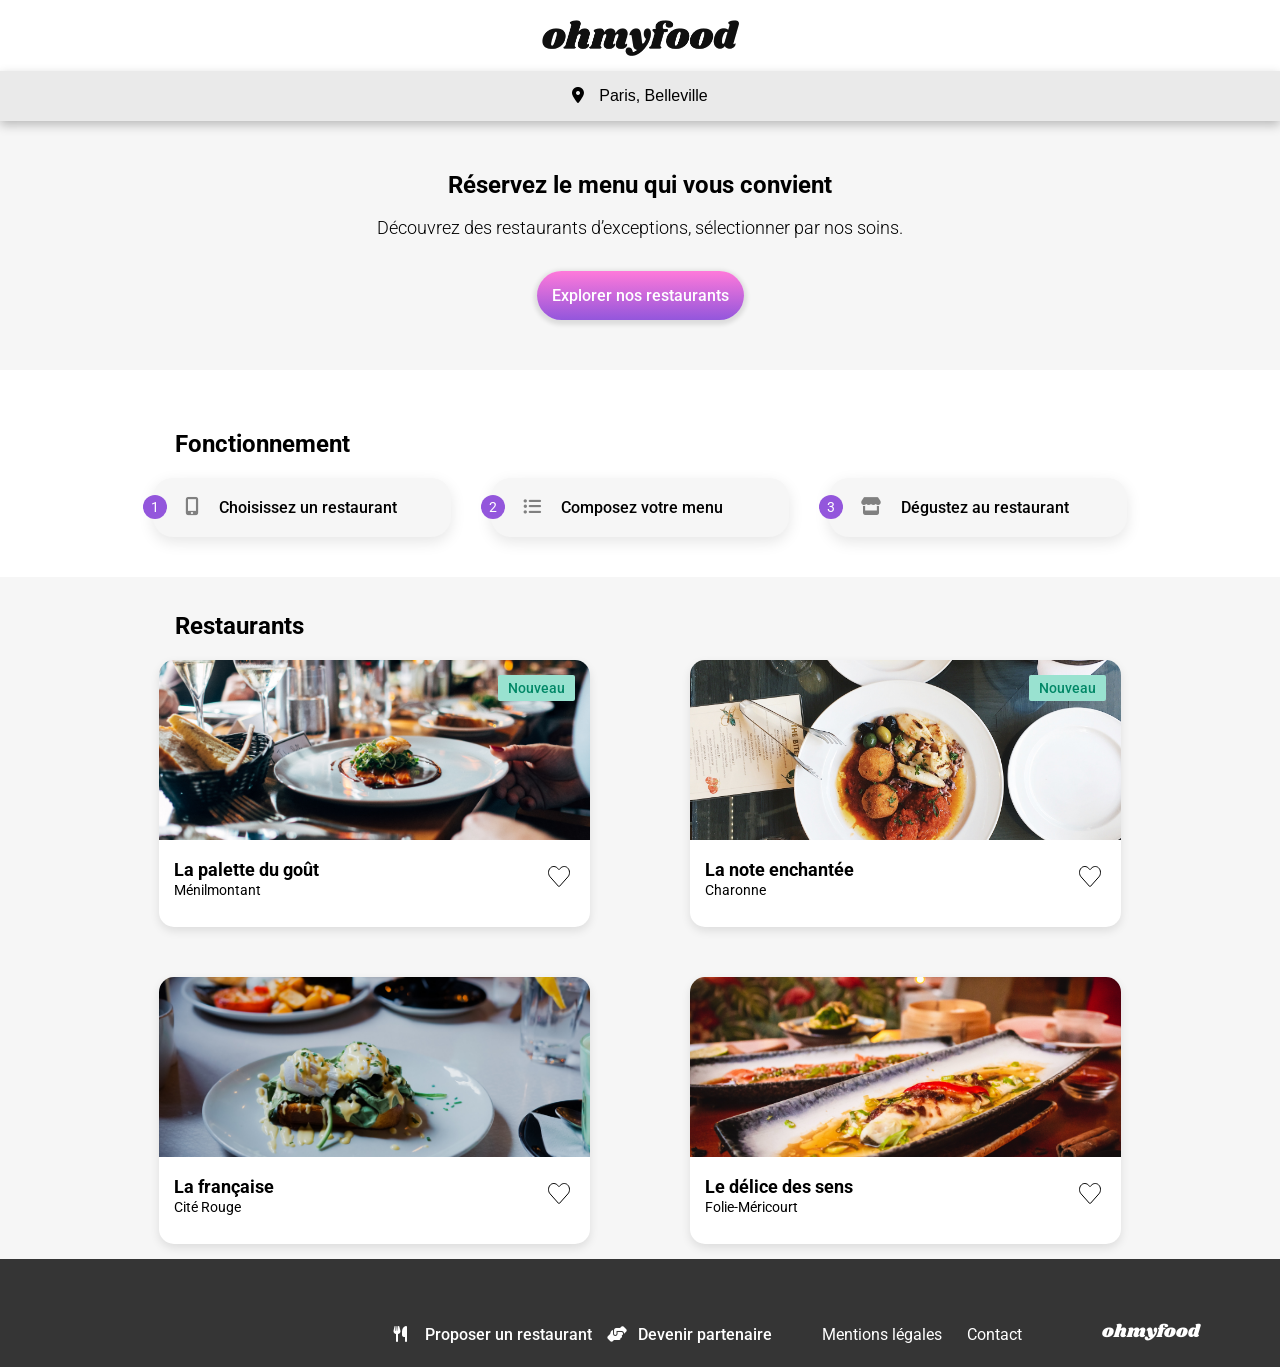
<file: index.html>
<!DOCTYPE html>
<html lang="fr">

<head>
    <meta charset="UTF-8">
    <meta name="viewport" content="width=device-width, initial-scale=1.0">
    <title>ohmyfood</title>
    <link rel="preconnect" href="https://fonts.googleapis.com">
    <link rel="preconnect" href="https://fonts.gstatic.com" crossorigin>
    <link href="https://fonts.googleapis.com/css2?family=Roboto:ital,wght@0,100..900;1,100..900&display=swap"
        rel="stylesheet">
    <link rel="preconnect" href="https://fonts.googleapis.com">
    <link rel="preconnect" href="https://fonts.gstatic.com" crossorigin>
    <link href="https://fonts.googleapis.com/css2?family=Shrikhand&display=swap" rel="stylesheet">
    <link rel="stylesheet" href="https://cdnjs.cloudflare.com/ajax/libs/font-awesome/6.5.1/css/all.min.css">
    <link rel="stylesheet" href="assets/css/style.css">
</head>

<body>
    <div class="loader">
        <div class="loader__spinner"></div>
        <p class="loader__text">ohmyfood...</p>
    </div>
    <header class="header header">
        <img class="header__logo" src="assets/images/ohmyfood.png" alt="logo-du-site">
    </header>
    <main>
        <div class="location">
            <button class="location__btn-location">
                <i class="fa-solid fa-location-dot"></i>Paris, Belleville
            </button>
        </div>
        <section class="hero">
            <h1 class="hero__title">Réservez le menu qui vous convient</h1>
            <p class="hero__description">
                Découvrez des restaurants d’exceptions, sélectionner par nos soins.
            </p>

            <a class="button button--cta" href="#restaurants">
                Explorer nos restaurants
            </a>
        </section>
        <section class="fonctionnement">
            <h2 class="fonctionnement__title">Fonctionnement</h2>
            <ol class="fonctionnement__list">
                <li class="fonctionnement__item">

                    <i class="fonctionnement__icon fa-solid fa-mobile-screen-button"></i>
                    <p class="fonctionnement__text">Choisissez un restaurant</p>
                </li>
                <li class="fonctionnement__item">

                    <i class="fonctionnement__icon fa-solid fa-list-ul"></i>
                    <p class="fonctionnement__text">Composez votre menu</p>
                </li>
                <li class="fonctionnement__item">

                    <i class="fonctionnement__icon fa-solid fa-store"></i>
                    <p class="fonctionnement__text">Dégustez au restaurant</p>
                </li>
            </ol>
        </section>
        <section id="restaurants" class="restaurants">
            <h2 class="restaurants__title">Restaurants</h2>
            <div class="restaurants__cards">
                <a href="restaurants/palette.html" class="card-link">
                    <article class="card">
                        <img src="assets/images/jay-wennington-N_Y88TWmGwA-unsplash.jpg"
                            alt="restaurant La palette du gout" class="card__img">

                        <div class="card__content">
                            <h3 class="card__subtitle">La palette du goût</h3>
                            <p class="card__location">Ménilmontant</p>
                            <div class="card__like">

                                <svg class="card__heart--empty" width="22" height="21" viewBox="0 0 22 21" fill="none"
                                    xmlns="http://www.w3.org/2000/svg">
                                    <path
                                        d="M12.2207 2.40527C14.1599 0.222558 17.2057 -0.147219 19.3223 1.62402L19.5244 1.80176C22.0187 4.12419 22.1558 8.32368 19.9121 10.8496L11.5977 20.2148C11.2807 20.5716 10.8021 20.5941 10.4648 20.2822L10.3994 20.2148L2.08496 10.8496C-0.0847856 8.40259 -0.0235333 4.38556 2.25 2.02539L2.47656 1.80176C4.53112 -0.108075 7.5843 0.134683 9.58887 2.19922L9.78027 2.40527L10.627 3.35742L11.001 3.77734L11.374 3.35742L12.2207 2.40527Z">
                                    </path>

                                </svg>
                                <svg class="card__heart" width="22" height="21" viewBox="0 0 22 21" fill="none"
                                    xmlns="http://www.w3.org/2000/svg">
                                    <defs>
                                        <linearGradient id="gradient2" x1="0%" y1="100%" x2="0%" y2="0%">
                                            <stop offset="0%" stop-color="#9356dc" />
                                            <stop offset="100%" stop-color="#ff79da" />
                                        </linearGradient>
                                    </defs>
                                    <path fill="url(#gradient2)"
                                        d="M12.2207 2.40527C14.1599 0.222558 17.2057 -0.147219 19.3223 1.62402L19.5244 1.80176C22.0187 4.12419 22.1558 8.32368 19.9121 10.8496L11.5977 20.2148C11.2807 20.5716 10.8021 20.5941 10.4648 20.2822L10.3994 20.2148L2.08496 10.8496C-0.0847856 8.40259 -0.0235333 4.38556 2.25 2.02539L2.47656 1.80176C4.53112 -0.108075 7.5843 0.134683 9.58887 2.19922L9.78027 2.40527L10.627 3.35742L11.001 3.77734L11.374 3.35742L12.2207 2.40527Z">
                                    </path>
                                </svg>
                            </div>
                            <div class="card__etiquette">Nouveau</div>

                        </div>
                    </article>
                </a>
                <a href="restaurants/note.html" class="card-link">
                    <article class="card">
                        <img src="assets/images/stil-u2Lp8tXIcjw-unsplash.jpg" alt="restaurant La note enchanté"
                            class="card__img">
                        <div class="card__content">
                            <h3 class="card__subtitle">La note enchantée</h3>
                            <p class="card__location"> Charonne</p>
                            <div class="card__like">

                                <svg class="card__heart--empty" width="22" height="21" viewBox="0 0 22 21" fill="none"
                                    xmlns="http://www.w3.org/2000/svg">
                                    <path
                                        d="M12.2207 2.40527C14.1599 0.222558 17.2057 -0.147219 19.3223 1.62402L19.5244 1.80176C22.0187 4.12419 22.1558 8.32368 19.9121 10.8496L11.5977 20.2148C11.2807 20.5716 10.8021 20.5941 10.4648 20.2822L10.3994 20.2148L2.08496 10.8496C-0.0847856 8.40259 -0.0235333 4.38556 2.25 2.02539L2.47656 1.80176C4.53112 -0.108075 7.5843 0.134683 9.58887 2.19922L9.78027 2.40527L10.627 3.35742L11.001 3.77734L11.374 3.35742L12.2207 2.40527Z">
                                    </path>

                                </svg>
                                <svg class="card__heart" width="22" height="21" viewBox="0 0 22 21" fill="none"
                                    xmlns="http://www.w3.org/2000/svg">
                                    <defs>
                                        <linearGradient id="gradient3" x1="0%" y1="100%" x2="0%" y2="0%">
                                            <stop offset="0%" stop-color="#9356dc" />
                                            <stop offset="100%" stop-color="#ff79da" />
                                        </linearGradient>
                                    </defs>
                                    <path fill="url(#gradient3)"
                                        d="M12.2207 2.40527C14.1599 0.222558 17.2057 -0.147219 19.3223 1.62402L19.5244 1.80176C22.0187 4.12419 22.1558 8.32368 19.9121 10.8496L11.5977 20.2148C11.2807 20.5716 10.8021 20.5941 10.4648 20.2822L10.3994 20.2148L2.08496 10.8496C-0.0847856 8.40259 -0.0235333 4.38556 2.25 2.02539L2.47656 1.80176C4.53112 -0.108075 7.5843 0.134683 9.58887 2.19922L9.78027 2.40527L10.627 3.35742L11.001 3.77734L11.374 3.35742L12.2207 2.40527Z">
                                    </path>
                                </svg>
                            </div>
                            <div class="card__etiquette">Nouveau</div>
                        </div>
                    </article>
                </a>
                <a href="restaurants/francaise.html" class="card-link">
                    <article class="card">
                        <img src="assets/images/toa-heftiba-DQKerTsQwi0-unsplash.jpg" alt="restaurant a la française"
                            class="card__img">
                        <div class=" card__content">
                            <h3 class="card__subtitle"> La française</h3>
                            <p class="card__location"> Cité Rouge</p>
                            <div class="card__like">

                                <svg class="card__heart--empty" width="22" height="21" viewBox="0 0 22 21" fill="none"
                                    xmlns="http://www.w3.org/2000/svg">
                                    <path
                                        d="M12.2207 2.40527C14.1599 0.222558 17.2057 -0.147219 19.3223 1.62402L19.5244 1.80176C22.0187 4.12419 22.1558 8.32368 19.9121 10.8496L11.5977 20.2148C11.2807 20.5716 10.8021 20.5941 10.4648 20.2822L10.3994 20.2148L2.08496 10.8496C-0.0847856 8.40259 -0.0235333 4.38556 2.25 2.02539L2.47656 1.80176C4.53112 -0.108075 7.5843 0.134683 9.58887 2.19922L9.78027 2.40527L10.627 3.35742L11.001 3.77734L11.374 3.35742L12.2207 2.40527Z">
                                    </path>

                                </svg>
                                <svg class="card__heart" width="22" height="21" viewBox="0 0 22 21" fill="none"
                                    xmlns="http://www.w3.org/2000/svg">
                                    <defs>
                                        <linearGradient id="gradient4" x1="0%" y1="100%" x2="0%" y2="0%">
                                            <stop offset="0%" stop-color="#9356dc" />
                                            <stop offset="100%" stop-color="#ff79da" />
                                        </linearGradient>
                                    </defs>
                                    <path fill="url(#gradient4)"
                                        d="M12.2207 2.40527C14.1599 0.222558 17.2057 -0.147219 19.3223 1.62402L19.5244 1.80176C22.0187 4.12419 22.1558 8.32368 19.9121 10.8496L11.5977 20.2148C11.2807 20.5716 10.8021 20.5941 10.4648 20.2822L10.3994 20.2148L2.08496 10.8496C-0.0847856 8.40259 -0.0235333 4.38556 2.25 2.02539L2.47656 1.80176C4.53112 -0.108075 7.5843 0.134683 9.58887 2.19922L9.78027 2.40527L10.627 3.35742L11.001 3.77734L11.374 3.35742L12.2207 2.40527Z">
                                    </path>
                                </svg>
                            </div>

                        </div>
                    </article>
                </a>
                <a href="restaurants/delice.html" class="card-link">
                    <article class="card">
                        <img src="assets/images/louis-hansel-shotsoflouis-qNBGVyOCY8Q-unsplash.jpg"
                            alt="restaurant le délice des sens" class="card__img">
                        <div class="card__content">
                            <h3 class="card__subtitle">Le délice des sens</h3>
                            <p class="card__location">Folie-Méricourt</p>
                            <div class="card__like">

                                <svg class="card__heart--empty" width="22" height="21" viewBox="0 0 22 21" fill="none"
                                    xmlns="http://www.w3.org/2000/svg">
                                    <path
                                        d="M12.2207 2.40527C14.1599 0.222558 17.2057 -0.147219 19.3223 1.62402L19.5244 1.80176C22.0187 4.12419 22.1558 8.32368 19.9121 10.8496L11.5977 20.2148C11.2807 20.5716 10.8021 20.5941 10.4648 20.2822L10.3994 20.2148L2.08496 10.8496C-0.0847856 8.40259 -0.0235333 4.38556 2.25 2.02539L2.47656 1.80176C4.53112 -0.108075 7.5843 0.134683 9.58887 2.19922L9.78027 2.40527L10.627 3.35742L11.001 3.77734L11.374 3.35742L12.2207 2.40527Z">
                                    </path>

                                </svg>
                                <svg class="card__heart" width="22" height="21" viewBox="0 0 22 21" fill="none"
                                    xmlns="http://www.w3.org/2000/svg">
                                    <defs>
                                        <linearGradient id="gradient5" x1="0%" y1="100%" x2="0%" y2="0%">
                                            <stop offset="0%" stop-color="#9356dc" />
                                            <stop offset="100%" stop-color="#ff79da" />
                                        </linearGradient>
                                    </defs>
                                    <path fill="url(#gradient5)"
                                        d="M12.2207 2.40527C14.1599 0.222558 17.2057 -0.147219 19.3223 1.62402L19.5244 1.80176C22.0187 4.12419 22.1558 8.32368 19.9121 10.8496L11.5977 20.2148C11.2807 20.5716 10.8021 20.5941 10.4648 20.2822L10.3994 20.2148L2.08496 10.8496C-0.0847856 8.40259 -0.0235333 4.38556 2.25 2.02539L2.47656 1.80176C4.53112 -0.108075 7.5843 0.134683 9.58887 2.19922L9.78027 2.40527L10.627 3.35742L11.001 3.77734L11.374 3.35742L12.2207 2.40527Z">
                                    </path>
                                </svg>
                            </div>
                        </div>
                    </article>
                </a>
            </div>
        </section>
    </main>
   <footer class="footer">
  <h2 class="footer__logo">ohmyfood</h2>

  <ul class="footer__list">
    <li class="footer__items">
      <a href="#" class="footer__link">
        <i class="footer__icon fa-solid fa-utensils"></i>
        Proposer un restaurant
      </a>
    </li>

    <li class="footer__items">
      <a href="#" class="footer__link">
        <i class="footer__icon fa-solid fa-handshake-angle"></i>
        Devenir partenaire
      </a>
    </li>
  </ul>

  <div class="footer__text">
    <a href="#" class="footer__paragraph">Mentions légales</a>

    <a href="mailto:contact@ohmyfood.fr" class="footer__paragraph">
      Contact
    </a>
  </div>
</footer>
</body>

</html>
</file>
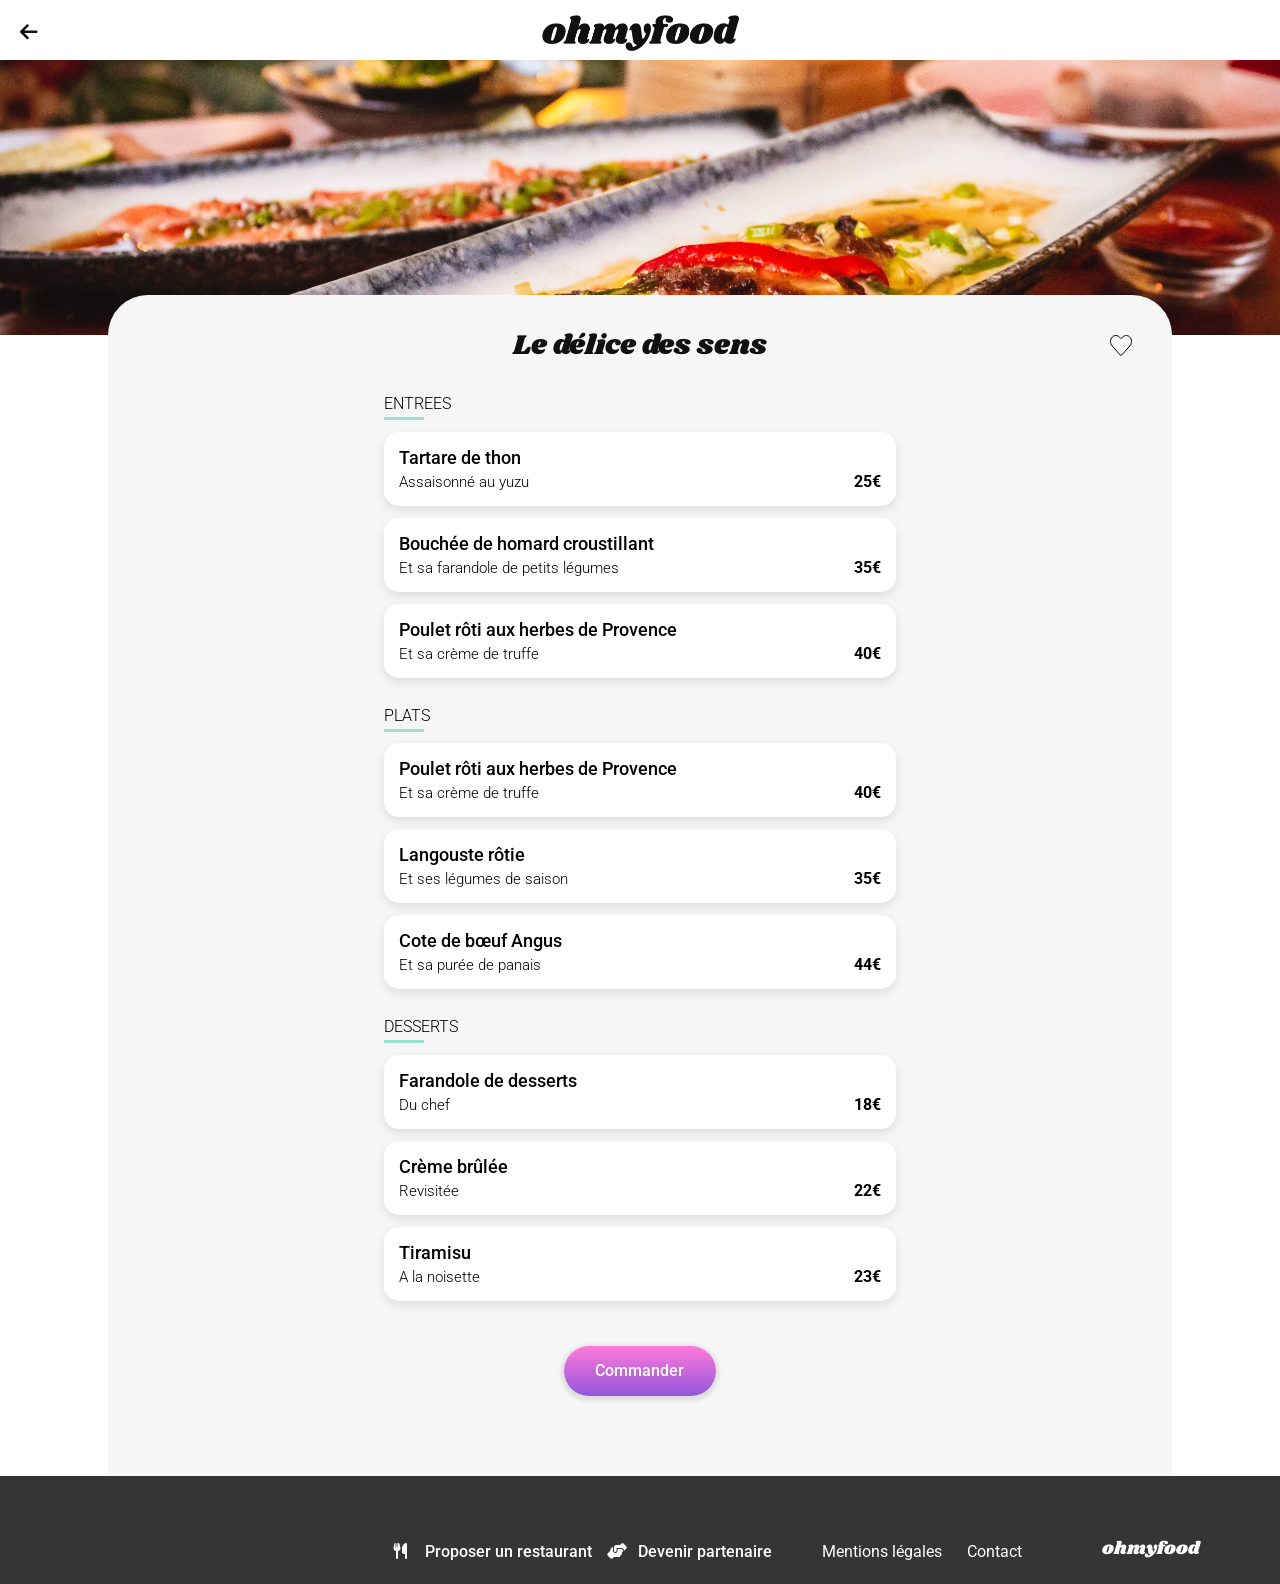
<file: restaurants/delice.html>
<!DOCTYPE html>
<html lang="fr">

<head>
    <meta charset="UTF-8">
    <meta name="viewport" content="width=device-width, initial-scale=1.0">
    <title>restaurant Le délice des sens</title>
    <link rel="preconnect" href="https://fonts.googleapis.com">
    <link rel="preconnect" href="https://fonts.gstatic.com" crossorigin>
    <link href="https://fonts.googleapis.com/css2?family=Roboto:ital,wght@0,100..900;1,100..900&display=swap"
        rel="stylesheet">
    <link rel="preconnect" href="https://fonts.googleapis.com">
    <link rel="preconnect" href="https://fonts.gstatic.com" crossorigin>
    <link href="https://fonts.googleapis.com/css2?family=Shrikhand&display=swap" rel="stylesheet">
    <link rel="stylesheet" href="https://cdnjs.cloudflare.com/ajax/libs/font-awesome/6.5.1/css/all.min.css">
    <link rel="stylesheet" href="../assets/css/style.css">
</head>


<body>
    <header class="header header">
       <a href="../index.html" class="header__back">
         <i class="fa-solid fa-arrow-left"></i>
        <img class="header__logos" src="../assets/images/ohmyfood.png" alt="logo-du-site" >
       </a>
    </header>
    
        <main class="menu">
        <img src="../assets/images/louis-hansel-shotsoflouis-qNBGVyOCY8Q-unsplash.jpg" alt="restaurant le délice des sens "
            class="menu__img">
        <section class="menu__content">
            <div class="menu__title">
                <h1 class="menu__title-texte">Le délice des sens</h1>
            </div>
             <div class="menu__like">


                <svg class="menu__heart--empty" width="22" height="21" viewBox="0 0 22 21" fill="none"
                    xmlns="http://www.w3.org/2000/svg">
                    <path
                        d="M12.2207 2.40527C14.1599 0.222558 17.2057 -0.147219 19.3223 1.62402L19.5244 1.80176C22.0187 4.12419 22.1558 8.32368 19.9121 10.8496L11.5977 20.2148C11.2807 20.5716 10.8021 20.5941 10.4648 20.2822L10.3994 20.2148L2.08496 10.8496C-0.0847856 8.40259 -0.0235333 4.38556 2.25 2.02539L2.47656 1.80176C4.53112 -0.108075 7.5843 0.134683 9.58887 2.19922L9.78027 2.40527L10.627 3.35742L11.001 3.77734L11.374 3.35742L12.2207 2.40527Z">
                    </path>

                </svg>
                <svg class="menu__heart" width="22" height="21" viewBox="0 0 22 21" fill="none"
                    xmlns="http://www.w3.org/2000/svg">
                    <defs>
                        <linearGradient id="gradient" x1="0%" y1="100%" x2="0%" y2="0%">
                            <stop offset="0%" stop-color="#9356dc" />
                            <stop offset="100%" stop-color="#ff79da" />
                        </linearGradient>
                    </defs>
                    <path fill="url(#gradient)"
                        d="M12.2207 2.40527C14.1599 0.222558 17.2057 -0.147219 19.3223 1.62402L19.5244 1.80176C22.0187 4.12419 22.1558 8.32368 19.9121 10.8496L11.5977 20.2148C11.2807 20.5716 10.8021 20.5941 10.4648 20.2822L10.3994 20.2148L2.08496 10.8496C-0.0847856 8.40259 -0.0235333 4.38556 2.25 2.02539L2.47656 1.80176C4.53112 -0.108075 7.5843 0.134683 9.58887 2.19922L9.78027 2.40527L10.627 3.35742L11.001 3.77734L11.374 3.35742L12.2207 2.40527Z">
                    </path>
                </svg>
            </div>
            
            
            <div class="menu__section section--entrees">
                <h2 class="menu__section-title">ENTREES</h2>
                <div class="menu__item">
                    <div class="menu__item-content">
                        <div class="menu__text">
                            <h3 class="menu__item-title">Tartare de thon</h3>
                            <p class="menu__item-desc">Assaisonné au yuzu</p>
                        </div>
                        <div class="menu__price">25€</div>
                    </div>
                    <div class="menu__check">
                        <i class="fa-solid fa-check"></i>
                    </div>
                </div>
                <div class="menu__item">
                    <div class="menu__item-content">
                        <div class="menu__text">
                            <h3 class="menu__item-title">Bouchée de homard croustillant</h3>
                            <p class="menu__item-desc">Et sa farandole de petits légumes</p>
                        </div>
                        <div class="menu__price">35€</div>
                    </div>
                    <div class="menu__check">
                        <i class="fa-solid fa-check"></i>
                    </div>
                </div>
                <div class="menu__item">
                    <div class="menu__item-content">
                        <div class="menu__text">
                            <h3 class="menu__item-title">Poulet rôti aux herbes de Provence</h3>
                            <p class="menu__item-desc">Et sa crème de truffe </p>
                        </div>
                        <div class="menu__price">40€</div>
                    </div>
                    <div class="menu__check">
                        <i class="fa-solid fa-check"></i>
                    </div>
                </div>
            </div>
            <div class="menu__section section--plats">
                <h2 class="menu__section-title">PLATS</h2>
                <div class="menu__item">
                    <div class="menu__item-content">
                        <div class="menu__text">
                            <h3 class="menu__item-title">Poulet rôti aux herbes de Provence </h3>
                            <p class="menu__item-desc">Et sa crème de truffe</p>
                        </div>
                        <div class="menu__price">40€</div>
                    </div>
                    <div class="menu__check">
                        <i class="fa-solid fa-check"></i>
                    </div>
                </div>
                <div class="menu__item">
                    <div class="menu__item-content">
                        <div class="menu__text">
                            <h3 class="menu__item-title">Langouste rôtie</h3>
                            <p class="menu__item-desc">Et ses légumes de saison</p>
                        </div>
                        <div class="menu__price">35€</div>
                    </div>
                    <div class="menu__check">
                        <i class="fa-solid fa-check"></i>
                    </div>
                </div>
                <div class="menu__item">
                    <div class="menu__item-content">
                        <div class="menu__text">
                            <h3 class="menu__item-title">Cote de bœuf Angus</h3>
                            <p class="menu__item-desc">Et sa purée de panais</p>
                        </div>
                        <div class="menu__price">44€</div>
                    </div>
                    <div class="menu__check">
                        <i class="fa-solid fa-check"></i>
                    </div>
                </div>
            </div>
            <div class="menu__section section--desserts">
                <h2 class="menu__section-title">DESSERTS</h2>
                <div class="menu__item">
                    <div class="menu__item-content">
                        <div class="menu__text">
                            <h3 class="menu__item-title">Farandole de desserts</h3>
                            <p class="menu__item-desc">Du chef</p>
                        </div>
                        <div class="menu__price">18€</div>
                    </div>
                    <div class="menu__check">
                        <i class="fa-solid fa-check"></i>
                    </div>
                </div>
                <div class="menu__item">
                    <div class="menu__item-content">
                        <div class="menu__text">
                            <h3 class="menu__item-title">Crème brûlée</h3>
                            <p class="menu__item-desc">Revisitée</p>
                        </div>
                        <div class="menu__price">22€</div>
                    </div>
                    <div class="menu__check">
                        <i class="fa-solid fa-check"></i>
                    </div>
                </div>
                <div class="menu__item">
                    <div class="menu__item-content">
                        <div class="menu__text">
                            <h3 class="menu__item-title">Tiramisu</h3>
                            <p class="menu__item-desc">A la noisette</p>
                        </div>
                        <div class="menu__price">23€</div>
                    </div>
                    <div class="menu__check">
                        <i class="fa-solid fa-check"></i>
                    </div>
                </div>
            </div>
            <div class="menu__button">
              
                    <a class="button button--cta button--large" href="#restaurants"> Commander
                    </a>
            </div>
        </section>

    </main>
    <footer class="footer">
  <h2 class="footer__logo">ohmyfood</h2>

  <ul class="footer__list">
    <li class="footer__items">
      <a href="#" class="footer__link">
        <i class="footer__icon fa-solid fa-utensils"></i>
        Proposer un restaurant
      </a>
    </li>

    <li class="footer__items">
      <a href="#" class="footer__link">
        <i class="footer__icon fa-solid fa-handshake-angle"></i>
        Devenir partenaire
      </a>
    </li>
  </ul>

  <div class="footer__text">
    <a href="#" class="footer__paragraph">Mentions légales</a>

    <a href="mailto:contact@ohmyfood.fr" class="footer__paragraph">
      Contact
    </a>
  </div>
</footer>
</body>

</html>
</file>
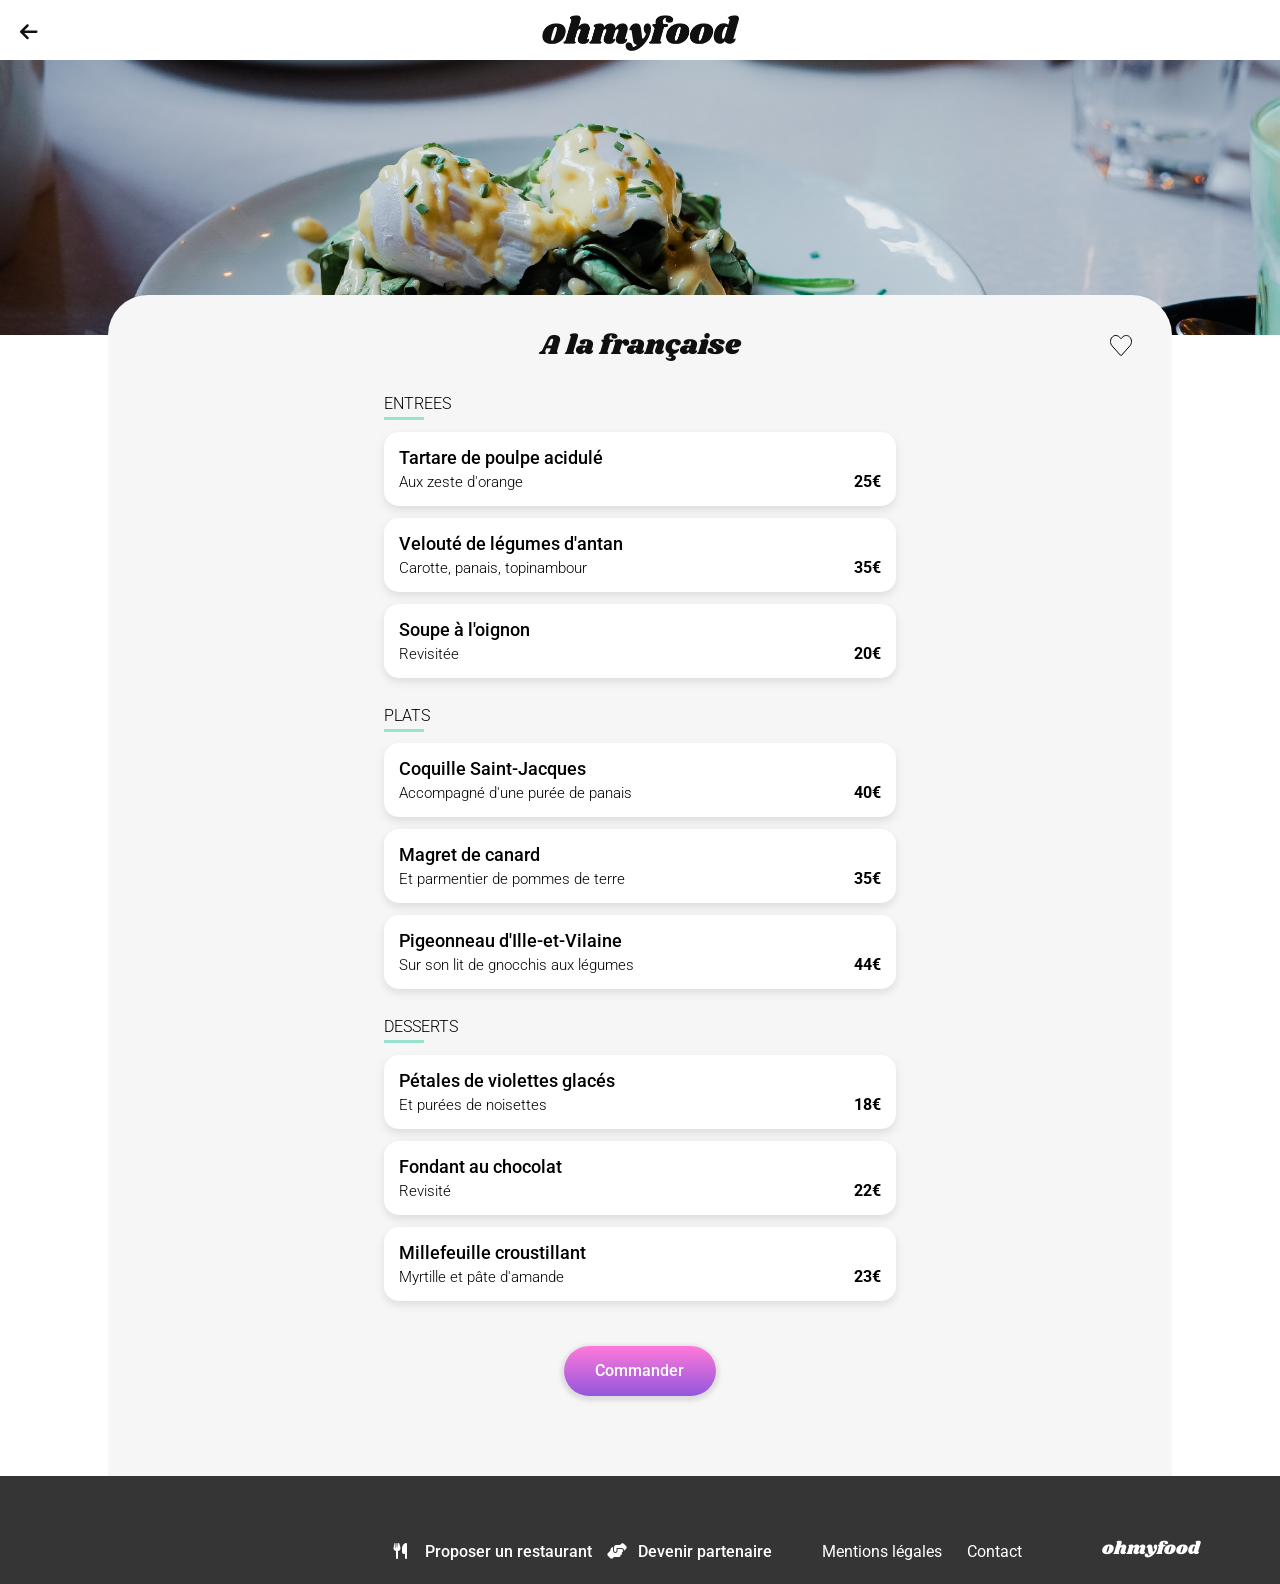
<file: restaurants/francaise.html>
<!DOCTYPE html>
<html lang="fr">

<head>
    <meta charset="UTF-8">
    <meta name="viewport" content="width=device-width, initial-scale=1.0">
    <title>restaurant A la française</title>
    <link rel="preconnect" href="https://fonts.googleapis.com">
    <link rel="preconnect" href="https://fonts.gstatic.com" crossorigin>
    <link href="https://fonts.googleapis.com/css2?family=Roboto:ital,wght@0,100..900;1,100..900&display=swap"
        rel="stylesheet">
    <link rel="preconnect" href="https://fonts.googleapis.com">
    <link rel="preconnect" href="https://fonts.gstatic.com" crossorigin>
    <link href="https://fonts.googleapis.com/css2?family=Shrikhand&display=swap" rel="stylesheet">
    <link rel="stylesheet" href="https://cdnjs.cloudflare.com/ajax/libs/font-awesome/6.5.1/css/all.min.css">
    <link rel="stylesheet" href="../assets/css/style.css">
</head>

<body>
    <header class="header header">
       <a href="../index.html" class="header__back">
         <i class="fa-solid fa-arrow-left"></i>
        <img class="header__logos" src="../assets/images/ohmyfood.png" alt="logo-du-site" >
       </a>
    </header>
    
        <main class="menu">
        <img src="../assets/images/toa-heftiba-DQKerTsQwi0-unsplash.jpg" alt="restaurant A la francaise"
            class="menu__img">
        <section class="menu__content">
            <div class="menu__title">
                <h1 class="menu__title-texte">A la française</h1>
            </div>
             <div class="menu__like">


                <svg class="menu__heart--empty" width="22" height="21" viewBox="0 0 22 21" fill="none"
                    xmlns="http://www.w3.org/2000/svg">
                    <path
                        d="M12.2207 2.40527C14.1599 0.222558 17.2057 -0.147219 19.3223 1.62402L19.5244 1.80176C22.0187 4.12419 22.1558 8.32368 19.9121 10.8496L11.5977 20.2148C11.2807 20.5716 10.8021 20.5941 10.4648 20.2822L10.3994 20.2148L2.08496 10.8496C-0.0847856 8.40259 -0.0235333 4.38556 2.25 2.02539L2.47656 1.80176C4.53112 -0.108075 7.5843 0.134683 9.58887 2.19922L9.78027 2.40527L10.627 3.35742L11.001 3.77734L11.374 3.35742L12.2207 2.40527Z">
                    </path>

                </svg>
                <svg class="menu__heart" width="22" height="21" viewBox="0 0 22 21" fill="none"
                    xmlns="http://www.w3.org/2000/svg">
                    <defs>
                        <linearGradient id="gradient" x1="0%" y1="100%" x2="0%" y2="0%">
                            <stop offset="0%" stop-color="#9356dc" />
                            <stop offset="100%" stop-color="#ff79da" />
                        </linearGradient>
                    </defs>
                    <path fill="url(#gradient)"
                        d="M12.2207 2.40527C14.1599 0.222558 17.2057 -0.147219 19.3223 1.62402L19.5244 1.80176C22.0187 4.12419 22.1558 8.32368 19.9121 10.8496L11.5977 20.2148C11.2807 20.5716 10.8021 20.5941 10.4648 20.2822L10.3994 20.2148L2.08496 10.8496C-0.0847856 8.40259 -0.0235333 4.38556 2.25 2.02539L2.47656 1.80176C4.53112 -0.108075 7.5843 0.134683 9.58887 2.19922L9.78027 2.40527L10.627 3.35742L11.001 3.77734L11.374 3.35742L12.2207 2.40527Z">
                    </path>
                </svg>
            </div>
            <div class="menu__section section--entrees">
                <h2 class="menu__section-title">ENTREES</h2>
                <div class="menu__item">
                    <div class="menu__item-content">
                        <div class="menu__text">
                            <h3 class="menu__item-title">Tartare de poulpe acidulé</h3>
                            <p class="menu__item-desc">Aux zeste d'orange</p>
                        </div>
                        <div class="menu__price">25€</div>
                    </div>
                    <div class="menu__check">
                        <i class="fa-solid fa-check"></i>
                    </div>
                </div>
                <div class="menu__item">
                    <div class="menu__item-content">
                        <div class="menu__text">
                            <h3 class="menu__item-title">Velouté de légumes d'antan</h3>
                            <p class="menu__item-desc">Carotte, panais, topinambour</p>
                        </div>
                        <div class="menu__price">35€</div>
                    </div>
                    <div class="menu__check">
                        <i class="fa-solid fa-check"></i>
                    </div>
                </div>
                <div class="menu__item">
                    <div class="menu__item-content">
                        <div class="menu__text">
                            <h3 class="menu__item-title">Soupe à l'oignon</h3>
                            <p class="menu__item-desc">Revisitée</p>
                        </div>
                        <div class="menu__price">20€</div>
                    </div>
                    <div class="menu__check">
                        <i class="fa-solid fa-check"></i>
                    </div>
                </div>
            </div>
            <div class="menu__section section--plats">
                <h2 class="menu__section-title">PLATS</h2>
                <div class="menu__item">
                    <div class="menu__item-content">
                        <div class="menu__text">
                            <h3 class="menu__item-title">Coquille Saint-Jacques</h3>
                            <p class="menu__item-desc">Accompagné d'une purée de panais</p>
                        </div>
                        <div class="menu__price">40€</div>
                    </div>
                    <div class="menu__check">
                        <i class="fa-solid fa-check"></i>
                    </div>
                </div>
                <div class="menu__item">
                    <div class="menu__item-content">
                        <div class="menu__text">
                            <h3 class="menu__item-title">Magret de canard</h3>
                            <p class="menu__item-desc">Et parmentier de pommes de terre</p>
                        </div>
                        <div class="menu__price">35€</div>
                    </div>
                    <div class="menu__check">
                        <i class="fa-solid fa-check"></i>
                    </div>
                </div>
                <div class="menu__item">
                    <div class="menu__item-content">
                        <div class="menu__text">
                            <h3 class="menu__item-title">Pigeonneau d'Ille-et-Vilaine</h3>
                            <p class="menu__item-desc">Sur son lit de gnocchis aux légumes</p>
                        </div>
                        <div class="menu__price">44€</div>
                    </div>
                    <div class="menu__check">
                        <i class="fa-solid fa-check"></i>
                    </div>
                </div>
            </div>
            <div class="menu__section section--desserts">
                <h2 class="menu__section-title">DESSERTS</h2>
                <div class="menu__item">
                    <div class="menu__item-content">
                        <div class="menu__text">
                            <h3 class="menu__item-title">Pétales de violettes glacés</h3>
                            <p class="menu__item-desc">Et purées de noisettes</p>
                        </div>
                        <div class="menu__price">18€</div>
                    </div>
                    <div class="menu__check">
                        <i class="fa-solid fa-check"></i>
                    </div>
                </div>
                <div class="menu__item">
                    <div class="menu__item-content">
                        <div class="menu__text">
                            <h3 class="menu__item-title">Fondant au chocolat</h3>
                            <p class="menu__item-desc">Revisité</p>
                        </div>
                        <div class="menu__price">22€</div>
                    </div>
                    <div class="menu__check">
                        <i class="fa-solid fa-check"></i>
                    </div>
                </div>
                <div class="menu__item">
                    <div class="menu__item-content">
                        <div class="menu__text">
                            <h3 class="menu__item-title">Millefeuille croustillant</h3>
                            <p class="menu__item-desc">Myrtille et pâte d'amande</p>
                        </div>
                        <div class="menu__price">23€</div>
                    </div>
                    <div class="menu__check">
                        <i class="fa-solid fa-check"></i>
                    </div>
                </div>
            </div>
            <div class="menu__button">
                
                    <a class="button button--cta button--large" href="#restaurants"> Commander </a>
                   
            </div>
        </section>

    </main>
    <footer class="footer">
  <h2 class="footer__logo">ohmyfood</h2>

  <ul class="footer__list">
    <li class="footer__items">
      <a href="#" class="footer__link">
        <i class="footer__icon fa-solid fa-utensils"></i>
        Proposer un restaurant
      </a>
    </li>

    <li class="footer__items">
      <a href="#" class="footer__link">
        <i class="footer__icon fa-solid fa-handshake-angle"></i>
        Devenir partenaire
      </a>
    </li>
  </ul>

  <div class="footer__text">
    <a href="#" class="footer__paragraph">Mentions légales</a>

    <a href="mailto:contact@ohmyfood.fr" class="footer__paragraph">
      Contact
    </a>
  </div>
</footer>
</body>

</html>
</file>
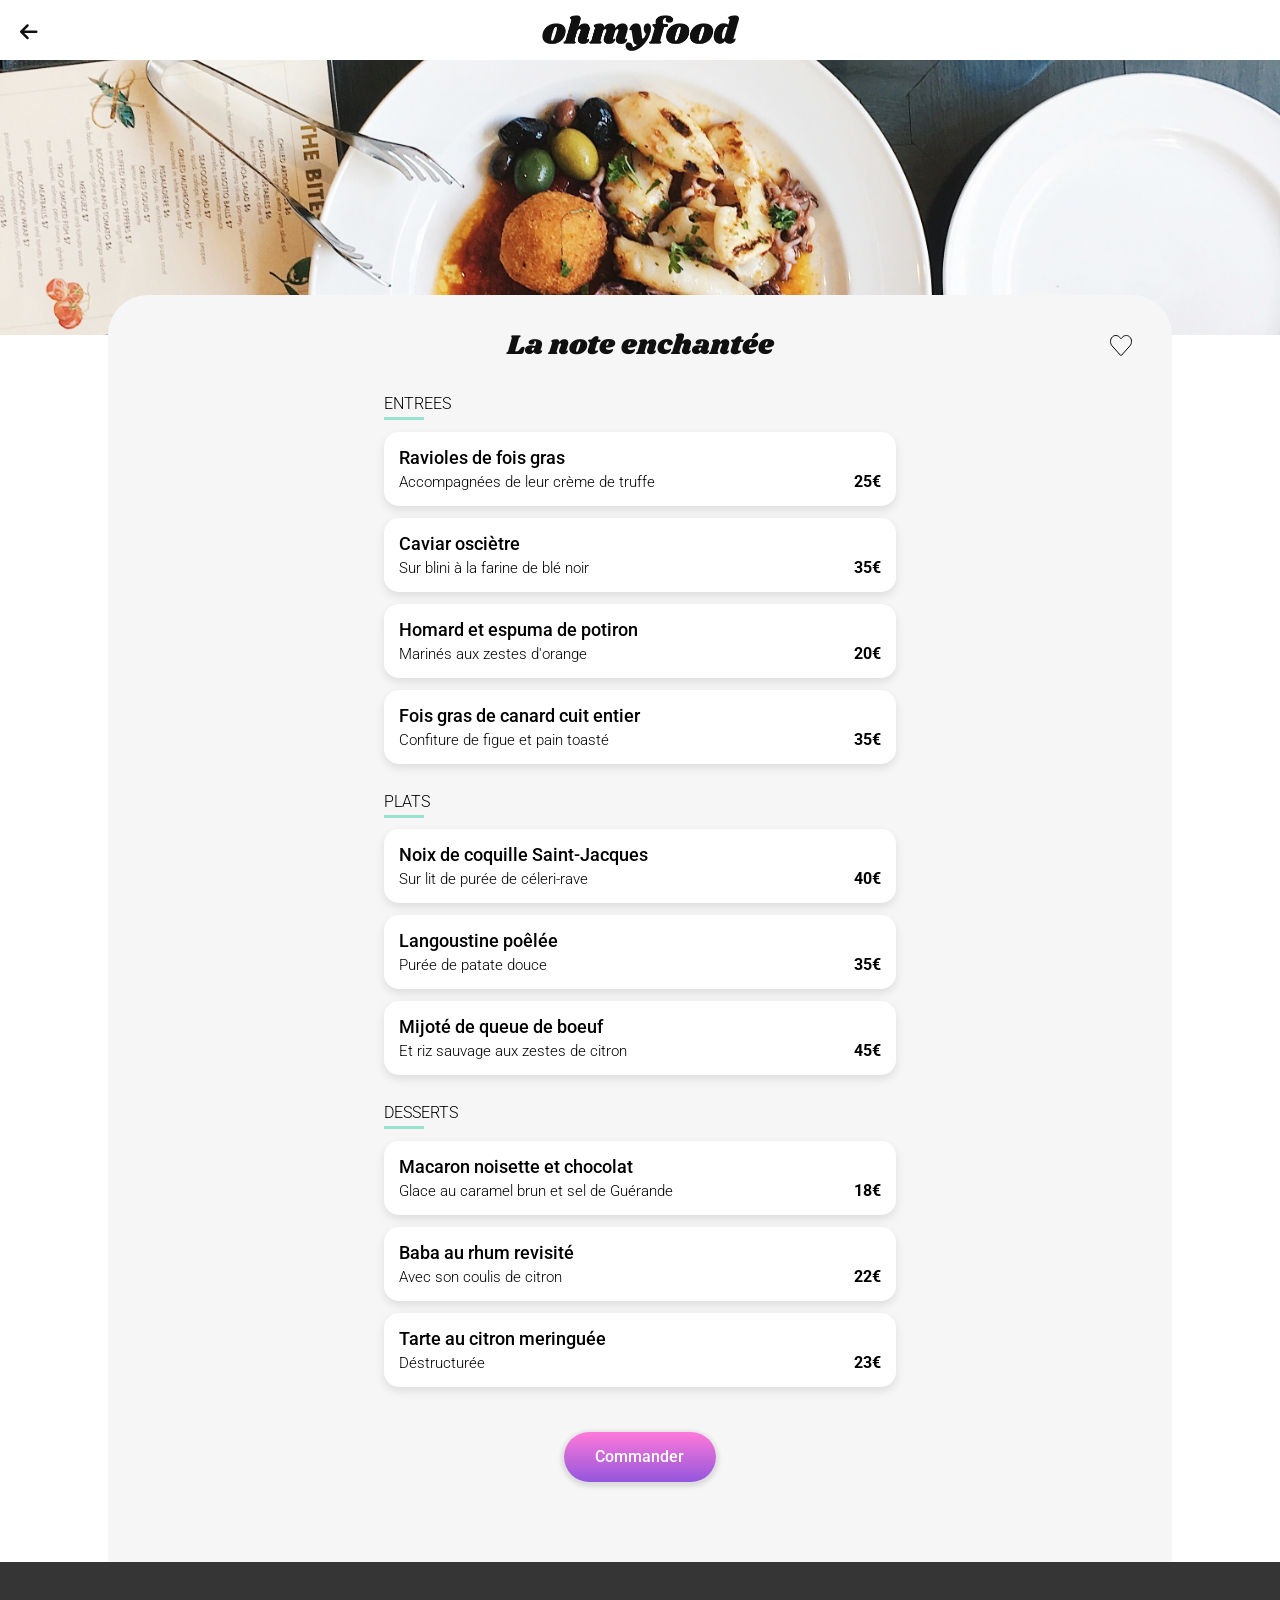
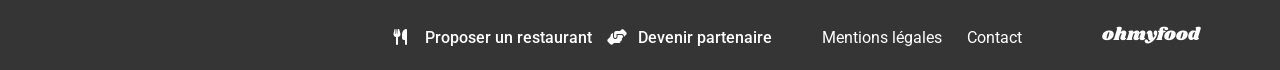
<file: restaurants/note.html>
<!DOCTYPE html>
<html lang="fr">

<head>
    <meta charset="UTF-8">
    <meta name="viewport" content="width=device-width, initial-scale=1.0">
    <title>restaurant La note enchantée</title>
    <link rel="preconnect" href="https://fonts.googleapis.com">
    <link rel="preconnect" href="https://fonts.gstatic.com" crossorigin>
    <link href="https://fonts.googleapis.com/css2?family=Roboto:ital,wght@0,100..900;1,100..900&display=swap"
        rel="stylesheet">
    <link rel="preconnect" href="https://fonts.googleapis.com">
    <link rel="preconnect" href="https://fonts.gstatic.com" crossorigin>
    <link href="https://fonts.googleapis.com/css2?family=Shrikhand&display=swap" rel="stylesheet">
    <link rel="stylesheet" href="https://cdnjs.cloudflare.com/ajax/libs/font-awesome/6.5.1/css/all.min.css">
    <link rel="stylesheet" href="../assets/css/style.css">
</head>

<body>
    <header class="header header">
       <a href="../index.html" class="header__back">
         <i class="fa-solid fa-arrow-left"></i>
        <img class="header__logos" src="../assets/images/ohmyfood.png" alt="logo-du-site" >
       </a>
    </header>
    
        <main class="menu">
        <img src="../assets/images/stil-u2Lp8tXIcjw-unsplash.jpg" alt="restaurant La note enchantée"
            class="menu__img">
        <section class="menu__content">
            <div class="menu__title">
                <h1 class="menu__title-texte">La note enchantée</h1>
            </div>
             <div class="menu__like">


                <svg class="menu__heart--empty" width="22" height="21" viewBox="0 0 22 21" fill="none"
                    xmlns="http://www.w3.org/2000/svg">
                    <path
                        d="M12.2207 2.40527C14.1599 0.222558 17.2057 -0.147219 19.3223 1.62402L19.5244 1.80176C22.0187 4.12419 22.1558 8.32368 19.9121 10.8496L11.5977 20.2148C11.2807 20.5716 10.8021 20.5941 10.4648 20.2822L10.3994 20.2148L2.08496 10.8496C-0.0847856 8.40259 -0.0235333 4.38556 2.25 2.02539L2.47656 1.80176C4.53112 -0.108075 7.5843 0.134683 9.58887 2.19922L9.78027 2.40527L10.627 3.35742L11.001 3.77734L11.374 3.35742L12.2207 2.40527Z">
                    </path>

                </svg>
                <svg class="menu__heart" width="22" height="21" viewBox="0 0 22 21" fill="none"
                    xmlns="http://www.w3.org/2000/svg">
                    <defs>
                        <linearGradient id="gradient" x1="0%" y1="100%" x2="0%" y2="0%">
                            <stop offset="0%" stop-color="#9356dc" />
                            <stop offset="100%" stop-color="#ff79da" />
                        </linearGradient>
                    </defs>
                    <path fill="url(#gradient)"
                        d="M12.2207 2.40527C14.1599 0.222558 17.2057 -0.147219 19.3223 1.62402L19.5244 1.80176C22.0187 4.12419 22.1558 8.32368 19.9121 10.8496L11.5977 20.2148C11.2807 20.5716 10.8021 20.5941 10.4648 20.2822L10.3994 20.2148L2.08496 10.8496C-0.0847856 8.40259 -0.0235333 4.38556 2.25 2.02539L2.47656 1.80176C4.53112 -0.108075 7.5843 0.134683 9.58887 2.19922L9.78027 2.40527L10.627 3.35742L11.001 3.77734L11.374 3.35742L12.2207 2.40527Z">
                    </path>
                </svg>
            </div>
            <div class="menu__section section--entrees">
                <h2 class="menu__section-title">ENTREES</h2>
                <div class="menu__item">
                    <div class="menu__item-content">
                        <div class="menu__text">
                            <h3 class="menu__item-title">Ravioles de fois gras</h3>
                            <p class="menu__item-desc">Accompagnées de leur crème de truffe</p>
                        </div>
                        <div class="menu__price">25€</div>
                    </div>
                    <div class="menu__check">
                        <i class="fa-solid fa-check"></i>
                    </div>
                </div>
                <div class="menu__item">
                    <div class="menu__item-content">
                        <div class="menu__text">
                            <h3 class="menu__item-title">Caviar osciètre</h3>
                            <p class="menu__item-desc">Sur blini à la farine de blé noir</p>
                        </div>
                        <div class="menu__price">35€</div>
                    </div>
                    <div class="menu__check">
                        <i class="fa-solid fa-check"></i>
                    </div>
                </div>
                <div class="menu__item">
                    <div class="menu__item-content">
                        <div class="menu__text">
                            <h3 class="menu__item-title">Homard et espuma de potiron</h3>
                            <p class="menu__item-desc">Marinés aux zestes d'orange</p>
                        </div>
                        <div class="menu__price">20€</div>
                    </div>
                    <div class="menu__check">
                        <i class="fa-solid fa-check"></i>
                    </div>
                </div>
             <div class="menu__item">
                    <div class="menu__item-content">
                        <div class="menu__text">
                            <h3 class="menu__item-title">Fois gras de canard cuit entier</h3>
                            <p class="menu__item-desc">Confiture de figue et pain toasté</p>
                        </div>
                        <div class="menu__price">35€</div>
                    </div>
                    <div class="menu__check">
                        <i class="fa-solid fa-check"></i>
                    </div>
                </div>
            </div>
            <div class="menu__section section--plats">
                <h2 class="menu__section-title">PLATS</h2>
                <div class="menu__item">
                    <div class="menu__item-content">
                        <div class="menu__text">
                            <h3 class="menu__item-title">Noix de coquille Saint-Jacques</h3>
                            <p class="menu__item-desc">Sur lit de purée de céleri-rave</p>
                        </div>
                        <div class="menu__price">40€</div>
                    </div>
                    <div class="menu__check">
                        <i class="fa-solid fa-check"></i>
                    </div>
                </div>
                <div class="menu__item">
                    <div class="menu__item-content">
                        <div class="menu__text">
                            <h3 class="menu__item-title">Langoustine poêlée</h3>
                            <p class="menu__item-desc">Purée de patate douce</p>
                        </div>
                        <div class="menu__price">35€</div>
                    </div>
                    <div class="menu__check">
                        <i class="fa-solid fa-check"></i>
                    </div>
                </div>
                <div class="menu__item">
                    <div class="menu__item-content">
                        <div class="menu__text">
                            <h3 class="menu__item-title">Mijoté de queue de boeuf</h3>
                            <p class="menu__item-desc">Et riz sauvage aux zestes de citron</p>
                        </div>
                        <div class="menu__price">45€</div>
                    </div>
                    <div class="menu__check">
                        <i class="fa-solid fa-check"></i>
                    </div>
                </div>
            </div>
            <div class="menu__section section--desserts">
                <h2 class="menu__section-title">DESSERTS</h2>
                <div class="menu__item">
                    <div class="menu__item-content">
                        <div class="menu__text">
                            <h3 class="menu__item-title">Macaron noisette et chocolat</h3>
                            <p class="menu__item-desc">Glace au caramel brun et sel de Guérande</p>
                        </div>
                        <div class="menu__price">18€</div>
                    </div>
                    <div class="menu__check">
                        <i class="fa-solid fa-check"></i>
                    </div>
                </div>
                <div class="menu__item">
                    <div class="menu__item-content">
                        <div class="menu__text">
                            <h3 class="menu__item-title">Baba au rhum revisité</h3>
                            <p class="menu__item-desc">Avec son coulis de citron</p>
                        </div>
                        <div class="menu__price">22€</div>
                    </div>
                    <div class="menu__check">
                        <i class="fa-solid fa-check"></i>
                    </div>
                </div>
                <div class="menu__item">
                    <div class="menu__item-content">
                        <div class="menu__text">
                            <h3 class="menu__item-title">Tarte au citron meringuée</h3>
                            <p class="menu__item-desc">Déstructurée</p>
                        </div>
                        <div class="menu__price">23€</div>
                    </div>
                    <div class="menu__check">
                        <i class="fa-solid fa-check"></i>
                    </div>
                </div>
            </div>
            <div class="menu__button">
                
                    <a class="button button--cta button--large" href="#restaurants"> Commander
                    </a>
            </div>
        </section>

    </main>
    <footer class="footer">
  <h2 class="footer__logo">ohmyfood</h2>

  <ul class="footer__list">
    <li class="footer__items">
      <a href="#" class="footer__link">
        <i class="footer__icon fa-solid fa-utensils"></i>
        Proposer un restaurant
      </a>
    </li>

    <li class="footer__items">
      <a href="#" class="footer__link">
        <i class="footer__icon fa-solid fa-handshake-angle"></i>
        Devenir partenaire
      </a>
    </li>
  </ul>

  <div class="footer__text">
    <a href="#" class="footer__paragraph">Mentions légales</a>

    <a href="mailto:contact@ohmyfood.fr" class="footer__paragraph">
      Contact
    </a>
  </div>
</footer>
</body>

</html>
</file>
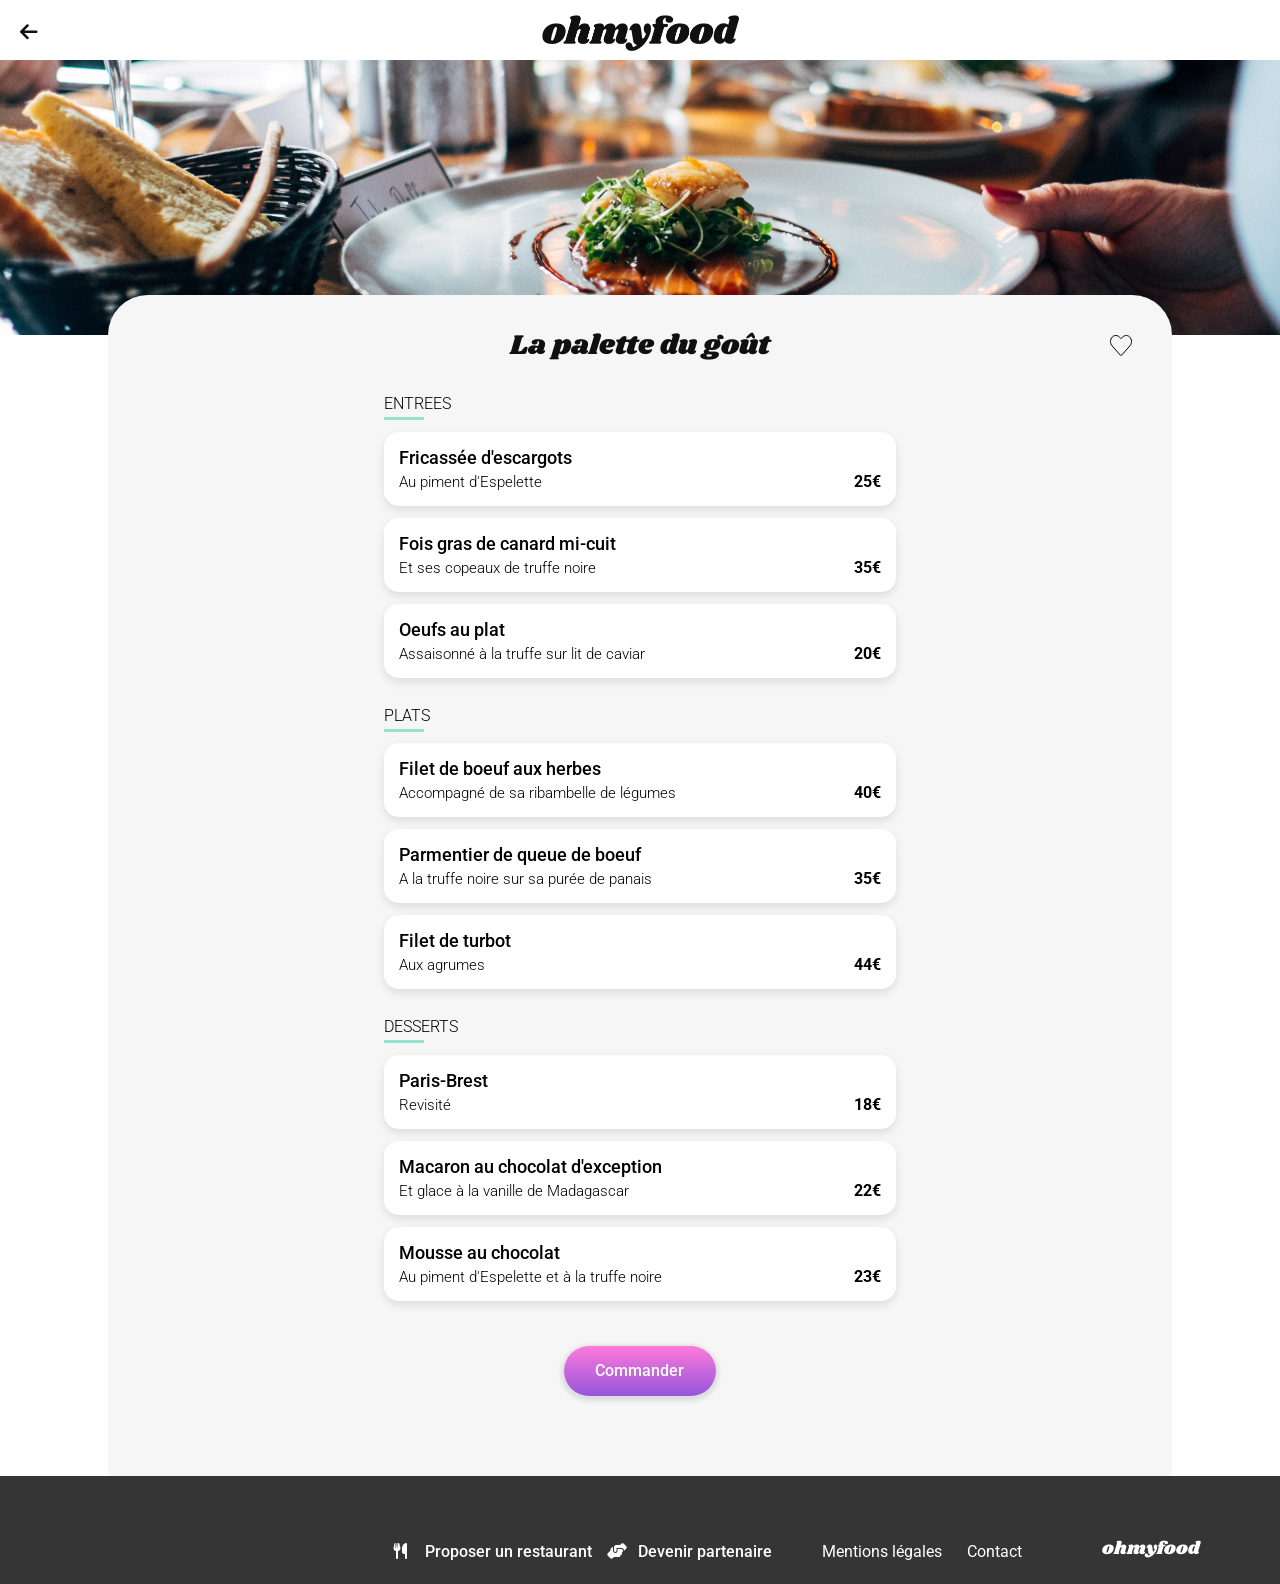
<file: restaurants/palette.html>
<!DOCTYPE html>
<html lang="fr">

<head>
    <meta charset="UTF-8">
    <meta name="viewport" content="width=device-width, initial-scale=1.0">
    <title>restaurant La palette du goût</title>
    <link rel="preconnect" href="https://fonts.googleapis.com">
    <link rel="preconnect" href="https://fonts.gstatic.com" crossorigin>
    <link href="https://fonts.googleapis.com/css2?family=Roboto:ital,wght@0,100..900;1,100..900&display=swap"
        rel="stylesheet">
    <link rel="preconnect" href="https://fonts.googleapis.com">
    <link rel="preconnect" href="https://fonts.gstatic.com" crossorigin>
    <link href="https://fonts.googleapis.com/css2?family=Shrikhand&display=swap" rel="stylesheet">
    <link rel="stylesheet" href="https://cdnjs.cloudflare.com/ajax/libs/font-awesome/6.5.1/css/all.min.css">
    <link rel="stylesheet" href="../assets/css/style.css">
</head>

<body>
    <header class="header header">
        <a href="../index.html" class="header__back">
            <i class="fa-solid fa-arrow-left"></i>
            <img class="header__logos" src="../assets/images/ohmyfood.png" alt="logo-du-site">
        </a>
    </header>
    <main class="menu">
        <img src="../assets/images/jay-wennington-N_Y88TWmGwA-unsplash.jpg" alt="restaurant La palette du gout"
            class="menu__img">
        <section class="menu__content">
            <div class="menu__title">
                <h1 class="menu__title-texte">La palette du goût</h1>
            </div>
            <div class="menu__like">


                <svg class="menu__heart--empty" width="22" height="21" viewBox="0 0 22 21" fill="none"
                    xmlns="http://www.w3.org/2000/svg">
                    <path
                        d="M12.2207 2.40527C14.1599 0.222558 17.2057 -0.147219 19.3223 1.62402L19.5244 1.80176C22.0187 4.12419 22.1558 8.32368 19.9121 10.8496L11.5977 20.2148C11.2807 20.5716 10.8021 20.5941 10.4648 20.2822L10.3994 20.2148L2.08496 10.8496C-0.0847856 8.40259 -0.0235333 4.38556 2.25 2.02539L2.47656 1.80176C4.53112 -0.108075 7.5843 0.134683 9.58887 2.19922L9.78027 2.40527L10.627 3.35742L11.001 3.77734L11.374 3.35742L12.2207 2.40527Z">
                    </path>

                </svg>
                <svg class="menu__heart" width="22" height="21" viewBox="0 0 22 21" fill="none"
                    xmlns="http://www.w3.org/2000/svg">
                    <defs>
                        <linearGradient id="gradient" x1="0%" y1="100%" x2="0%" y2="0%">
                            <stop offset="0%" stop-color="#9356dc" />
                            <stop offset="100%" stop-color="#ff79da" />
                        </linearGradient>
                    </defs>
                    <path fill="url(#gradient)"
                        d="M12.2207 2.40527C14.1599 0.222558 17.2057 -0.147219 19.3223 1.62402L19.5244 1.80176C22.0187 4.12419 22.1558 8.32368 19.9121 10.8496L11.5977 20.2148C11.2807 20.5716 10.8021 20.5941 10.4648 20.2822L10.3994 20.2148L2.08496 10.8496C-0.0847856 8.40259 -0.0235333 4.38556 2.25 2.02539L2.47656 1.80176C4.53112 -0.108075 7.5843 0.134683 9.58887 2.19922L9.78027 2.40527L10.627 3.35742L11.001 3.77734L11.374 3.35742L12.2207 2.40527Z">
                    </path>
                </svg>
            </div>





            <div class="menu__section section--entrees">
                <h2 class="menu__section-title">ENTREES</h2>
                <div class="menu__item">
                    <div class="menu__item-content">
                        <div class="menu__text">
                            <h3 class="menu__item-title">Fricassée d'escargots</h3>
                            <p class="menu__item-desc">Au piment d'Espelette</p>
                        </div>
                        <div class="menu__price">25€</div>
                    </div>
                    <div class="menu__check">
                        <i class="fa-solid fa-check"></i>
                    </div>
                </div>
                <div class="menu__item">
                    <div class="menu__item-content">
                        <div class="menu__text">
                            <h3 class="menu__item-title">Fois gras de canard mi-cuit</h3>
                            <p class="menu__item-desc">Et ses copeaux de truffe noire</p>
                        </div>
                        <div class="menu__price">35€</div>
                    </div>
                    <div class="menu__check">
                        <i class="fa-solid fa-check"></i>
                    </div>
                </div>
                <div class="menu__item">
                    <div class="menu__item-content">
                        <div class="menu__text">
                            <h3 class="menu__item-title">Oeufs au plat</h3>
                            <p class="menu__item-desc">Assaisonné à la truffe sur lit de caviar</p>
                        </div>
                        <div class="menu__price">20€</div>
                    </div>
                    <div class="menu__check">
                        <i class="fa-solid fa-check"></i>
                    </div>
                </div>
            </div>
            <div class="menu__section section--plats">
                <h2 class="menu__section-title">PLATS</h2>
                <div class="menu__item">
                    <div class="menu__item-content">
                        <div class="menu__text">
                            <h3 class="menu__item-title">Filet de boeuf aux herbes</h3>
                            <p class="menu__item-desc">Accompagné de sa ribambelle de légumes</p>
                        </div>
                        <div class="menu__price">40€</div>
                    </div>
                    <div class="menu__check">
                        <i class="fa-solid fa-check"></i>
                    </div>
                </div>
                <div class="menu__item">
                    <div class="menu__item-content">
                        <div class="menu__text">
                            <h3 class="menu__item-title">Parmentier de queue de boeuf</h3>
                            <p class="menu__item-desc">A la truffe noire sur sa purée de panais</p>
                        </div>
                        <div class="menu__price">35€</div>
                    </div>
                    <div class="menu__check">
                        <i class="fa-solid fa-check"></i>
                    </div>
                </div>
                <div class="menu__item">
                    <div class="menu__item-content">
                        <div class="menu__text">
                            <h3 class="menu__item-title">Filet de turbot</h3>
                            <p class="menu__item-desc">Aux agrumes</p>
                        </div>
                        <div class="menu__price">44€</div>
                    </div>
                    <div class="menu__check">
                        <i class="fa-solid fa-check"></i>
                    </div>
                </div>
            </div>
            <div class="menu__section section--desserts">
                <h2 class="menu__section-title">DESSERTS</h2>
                <div class="menu__item">
                    <div class="menu__item-content">
                        <div class="menu__text">
                            <h3 class="menu__item-title">Paris-Brest</h3>
                            <p class="menu__item-desc">Revisité</p>
                        </div>
                        <div class="menu__price">18€</div>
                    </div>
                    <div class="menu__check">
                        <i class="fa-solid fa-check"></i>
                    </div>
                </div>
                <div class="menu__item">
                    <div class="menu__item-content">
                        <div class="menu__text">
                            <h3 class="menu__item-title">Macaron au chocolat d'exception</h3>
                            <p class="menu__item-desc">Et glace à la vanille de Madagascar</p>
                        </div>
                        <div class="menu__price">22€</div>
                    </div>
                    <div class="menu__check">
                        <i class="fa-solid fa-check"></i>
                    </div>
                </div>
                <div class="menu__item">
                    <div class="menu__item-content">
                        <div class="menu__text">
                            <h3 class="menu__item-title">Mousse au chocolat</h3>
                            <p class="menu__item-desc">Au piment d'Espelette et à la truffe noire</p>
                        </div>
                        <div class="menu__price">23€</div>
                    </div>
                    <div class="menu__check">
                        <i class="fa-solid fa-check"></i>
                    </div>
                </div>
            </div>
            <div class="menu__button">

                <a class="button button--cta button--large" href="#restaurants"> Commander
                </a>

            </div>
        </section>

    </main>
    <footer class="footer">
  <h2 class="footer__logo">ohmyfood</h2>

  <ul class="footer__list">
    <li class="footer__items">
      <a href="#" class="footer__link">
        <i class="footer__icon fa-solid fa-utensils"></i>
        Proposer un restaurant
      </a>
    </li>

    <li class="footer__items">
      <a href="#" class="footer__link">
        <i class="footer__icon fa-solid fa-handshake-angle"></i>
        Devenir partenaire
      </a>
    </li>
  </ul>

  <div class="footer__text">
    <a href="#" class="footer__paragraph">Mentions légales</a>

    <a href="mailto:contact@ohmyfood.fr" class="footer__paragraph">
      Contact
    </a>
  </div>
</footer>
</body>

</html>
</file>
<file: assets/css/style.css>
@charset "UTF-8";
body {
  margin: auto;
  font-family: "Roboto", sans-serif;
  max-width: 1440px;
}

.button {
  /***bouton général****/
  font-size: 16px;
  font-weight: 500;
  padding: 15px 15px;
  border-radius: 25px;
  text-align: center;
  text-decoration: none;
  cursor: pointer;
  transition: all 0.3s ease;
  display: inline-block;
  color: #ffffff;
  border: none;
}

.button--cta {
  background: linear-gradient(#ff79da, #9356dc);
  box-shadow: 0 2px 4px 3px rgba(0, 0, 0, 0.1);
  margin-bottom: 50px;
  margin-top: 15px;
}

.button--large {
  width: 60%;
  display: flex;
  justify-content: center;
  align-items: center;
  height: 20px;
}

.button--cta:hover {
  transform: scale(1.01);
  opacity: 0.9;
  box-shadow: 0 5px 15px rgba(0, 0, 0, 0.2);
}

.card {
  background-color: #ffffff;
  border-radius: 15px;
  overflow: hidden;
  box-shadow: 0 4px 10px rgba(0, 0, 0, 0.1);
  position: relative;
}
.card__img {
  width: 100%;
  height: 180px;
  -o-object-fit: cover;
     object-fit: cover;
}
.card__content {
  padding: 15px;
}
.card__subtitle {
  font-size: 18px;
  font-weight: 700;
  margin: 0;
}
.card__location {
  font-size: 14px;
  font-weight: 400;
  margin-top: 2px;
}
.card__etiquette {
  position: absolute;
  top: 15px;
  right: 15px;
  background-color: #99e2d0;
  color: #008766;
  border-radius: 2px;
  padding: 5px 10px;
  font-size: 14px;
  font-weight: 500;
}
.card__like { /*positionnement du coeur*/
  position: absolute;
  right: 20px;
  bottom: 40px;
  width: 22px;
  height: 21px;
  cursor: pointer;
}
.card .card__heart,
.card .card__heart--empty { /*positionnement des coeur au même endroit*/
  position: absolute;
  top: 0;
  left: 0;
}
.card {
  /* coeur vide visible */
}
.card .card__heart--empty {
  fill: none;
  stroke: black;
  stroke-width: 1px;
}
.card {
  /* coeur rempli caché */
}
.card .card__heart {
  clip-path: inset(100% 0 0 0);
  transition: clip-path 0.5s ease;
}
.card {
  /*  HOVER */
}
.card .card__like:hover .card__heart { /*affichage du coeur rempli au hover*/
  clip-path: inset(0 0 0 0);
}
.card .card__like:hover .card__heart--empty { /*cacher le coeur vide au hover*/
  opacity: 0;
}

.card-link {
  text-decoration: none;
  color: inherit;
}

.header {
  /***mon bloc***/
  display: flex;
  justify-content: center;
  align-items: center;
}
.header__logo {
  /***mon élément***/
  width: 197px;
  height: 36px;
  padding-top: 20px;
}

.footer {
  display: flex;
  flex-direction: column;
  background-color: #353535;
}
.footer__logo {
  font-family: "Shrikhand", serif;
  color: #ffffff;
  font-size: 18px;
  font-weight: 500;
  margin-top: 20px;
  margin-left: 20px;
  margin-bottom: 0;
}
.footer__list {
  color: #ffffff;
  font-size: 16px;
  font-weight: 500;
  display: flex;
  flex-direction: column;
  list-style: none;
  padding-left: 20px;
  margin-bottom: 0;
}
.footer__items {
  display: flex;
  align-items: center;
  gap: 20px;
  padding-bottom: 10px;
}
.footer__icon {
  display: flex;
  width: 11px;
}
.footer__text {
  display: flex;
  flex-direction: column;
}
.footer__paragraph {
  color: #ffffff;
  font-size: 16px;
  font-weight: 400;
  margin: 0;
  text-decoration: none;
  padding-bottom: 5px;
  padding-left: 20px;
}
.footer__link {
  display: flex;
  align-items: center;
  gap: 20px;
  text-decoration: none;
  color: #ffffff;
}

.location {
  /***mon bloc***/
  display: flex;
  justify-content: center;
  align-items: center;
  padding-top: 15px;
}
.location__btn-location {
  /***mon élément***/
  border: none;
  width: 100%;
  height: 50px;
  font-size: 16px;
  font-weight: 300;
  box-shadow: 0px 4px 10px rgba(0, 0, 0, 0.25);
  background-color: #eaeaea;
}
.location .fa-location-dot {
  padding-right: 15px;
}

.hero {
  background-color: #f6f6f6;
  /**mon bloc**/
  display: flex;
  flex-direction: column;
  align-items: center;
}
.hero__title {
  /***mon élément***/
  margin: 0;
  padding-top: 50px;
  font-size: 24px;
  font-weight: 700;
  text-align: center;
}
.hero__description {
  /***mon élément***/
  text-align: center;
  font-size: 18px;
  font-weight: 300;
}

.fonctionnement {
  padding: 40px 25px;
}
.fonctionnement__list {
  list-style: none;
  padding: 0;
  margin: 0;
  counter-reset: step;
  display: flex;
  flex-direction: column;
  gap: 20px;
}
.fonctionnement__item {
  position: relative;
  counter-increment: step;
  display: flex;
  align-items: center;
  gap: 20px;
  background-color: #f6f6f6;
  padding-top: 20px;
  padding-bottom: 20px;
  padding-left: 12px;
  border-radius: 20px;
  box-shadow: 0 5px 15px rgba(0, 0, 0, 0.1);
}
.fonctionnement {
  /* LE NUMÉRO EN ROND */
}
.fonctionnement__item::before {
  content: counter(step); /* affiche le numéro du compteur */
  position: absolute;
  left: -10px;
  width: 24px;
  height: 24px;
  background: #9356dc;
  color: white;
  border-radius: 50%;
  display: flex;
  align-items: center;
  justify-content: center;
  font-size: 14px;
}
.fonctionnement__icon {
  color: grey;
  font-size: 18px;
  margin-left: 20px;
}
.fonctionnement__text {
  font-size: 16px;
  font-weight: 500;
  margin: 0;
  flex: 1;
}

.restaurants {
  background-color: #f6f6f6;
  padding: 15px;
}
.restaurants__title {
  font-size: 24px;
  font-weight: 700;
  margin-bottom: 20px;
}
.restaurants__cards {
  display: flex;
  flex-direction: column;
  gap: 20px;
}

@media (min-width: 1024px) {
  .header__back i {
    left: 0;
    bottom: 20px;
    font-size: 24px;
  }
  .fonctionnement {
    margin: 0 auto;
  }
  .fonctionnement__title {
    margin-left: 150px;
  }
  .fonctionnement__list {
    flex-direction: row;
    justify-content: center;
    gap: 40px;
  }
  .fonctionnement__item {
    width: calc((73% - 40px) / 3);
    white-space: nowrap;
  }
  .restaurants {
    margin: 0 auto;
  }
  .restaurants__title {
    margin-left: 160px;
  }
  .restaurants__cards {
    display: flex;
    flex-direction: row;
    flex-wrap: wrap;
    row-gap: 50px;
    -moz-column-gap: 100px;
         column-gap: 100px;
    justify-content: center;
  }
  .card-link {
    width: calc((77% - 100px) / 2);
  }
  .footer {
    display: flex;
    flex-direction: row;
    justify-content: flex-end;
    align-items: center;
    gap: 10px;
    padding: 1px 80px;
    padding-top: 50px;
  }
  .footer__logo {
    margin-top: -10px;
    order: 2;
  }
  .footer__list {
    order: 1;
    flex-direction: row;
    gap: 15px;
    margin-bottom: 12px;
    margin-right: 20px;
  }
  .footer__text {
    order: 1;
    display: flex;
    flex-direction: row;
    gap: 5px;
    margin-right: 50px;
  }
  .menu__title-texte {
    text-align: center;
  }
  .menu__content {
    width: 80%;
    margin: 0 auto;
  }
  .menu__section {
    margin: 0 auto;
    width: 50%;
  }
  .menu__button {
    width: 20%;
    margin: 0 auto;
  }
}
.header {
  position: relative;
  display: flex;
  justify-content: center;
  align-items: center;
}
.header__back i {
  position: absolute;
  left: 20px;
  bottom: 18px;
  font-size: 20px;
  color: #101010;
}
.header__logos {
  /***mon élément***/
  width: 197px;
  height: 36px;
  padding-top: 15px;
  padding-bottom: 5px;
}

.menu {
  position: relative;
}
.menu__img {
  width: 100%;
  height: 275px;
  -o-object-fit: cover;
     object-fit: cover;
  display: block;
}
.menu__like {
  position: absolute;
  right: 40px;
  top: 40px;
  width: 22px;
  height: 21px;
  cursor: pointer;
}
.menu .menu__heart,
.menu .menu__heart--empty {
  position: absolute;
  top: 0;
  left: 0;
}
.menu {
  /* coeur vide visible */
}
.menu .menu__heart--empty {
  fill: none;
  stroke: black;
  stroke-width: 1px;
}
.menu {
  /* coeur rempli caché */
}
.menu .menu__heart {
  clip-path: inset(100% 0 0 0);
  transition: clip-path 0.5s ease;
}
.menu {
  /*  HOVER */
}
.menu .menu__like:hover .menu__heart {
  clip-path: inset(0 0 0 0);
}
.menu .menu__like:hover .menu__heart--empty {
  opacity: 0;
}
.menu__content {
  background: #f6f6f6;
  border-radius: 40px 40px 0 0;
  margin-top: -40px; /* pour faire chevaucher le contenu sur l'image */
  padding: 30px 20px;
  position: relative;
  z-index: 1; /* pour s'assurer que le contenu est au-dessus de l'image */
}
.menu__title-texte {
  font-family: "Shrikhand", serif;
  font-size: 28px;
  font-weight: 400;
  margin: 0;
  color: #101010;
}
.menu__section {
  margin-top: 15px;
}
.menu__section-title {
  font-size: 16px;
  font-weight: 300;
  position: relative;
  display: inline-block; /* nécessaire pour que le ::after soit positionné par rapport à ce titre */
}
.menu__section-title::after { /***ligne sous le titre***/
  content: "";
  position: absolute;
  left: 0;
  bottom: -7px;
  width: 40px;
  height: 3px;
  background-color: #99e2d0;
}
.menu__item-content {
  display: flex;
  justify-content: space-between;
  align-items: center;
  width: 100%;
  transition: margin-right 0.3s ease; /* transition pour le déplacement du prix */
  min-width: 0;
}
.menu__item {
  display: flex;
  position: relative;
  justify-content: space-between;
  background: #ffffff;
  border-radius: 15px;
  overflow: hidden;
  cursor: pointer;
  padding: 15px;
  margin-top: 5px;
  box-shadow: 0 4px 10px rgba(0, 0, 0, 0.1);
  margin-bottom: 12px;
}
.menu__item-title {
  margin: 0;
  font-size: 18px;
  font-weight: 500;
  white-space: nowrap;
  overflow: hidden;
  text-overflow: ellipsis;
}
.menu__text {
  display: flex;
  flex-direction: column;
  flex: 1;
  min-width: 0;
}
.menu__item-desc {
  margin: 0;
  font-size: 15px;
  font-weight: 300;
  padding-top: 5px;
  white-space: nowrap;
  overflow: hidden;
  text-overflow: ellipsis;
}
.menu__price {
  font-weight: bold; /* transition pour le déplacement du prix */
  margin-left: 10px;
  margin-top: 25px;
  transition: margin-right 0.3s ease;
}
.menu__check {
  position: absolute;
  top: 0;
  right: 0;
  bottom: 0;
  background: #99e2d0;
  width: 60px;
  color: #ffffff;
  display: flex;
  align-items: center;
  justify-content: center;
  transform: translateX(100%); /* positionné à droite du menu, hors de la vue */
  transition: transform 0.3s ease; /* transition pour le déplacement du check */
}
.menu__check i {
  background: white;
  color: #99e2d0;
  border-radius: 50%;
  width: 24px;
  height: 24px;
  display: flex;
  align-items: center;
  justify-content: center;
  font-size: 16px;
}
.menu__item:hover .menu__item-content { /* au hover sur l'item, on déplace le contenu vers la gauche pour faire apparaître le check */
  margin-right: 60px;
}
.menu__item:hover .menu__check {
  transform: translateX(0); /* au hover sur l'item, on fait glisser le check pour le faire apparaître */
}
.menu__button {
  display: flex;
  justify-content: center;
  margin-top: 30px;
}

/* Animation pour les items du menu, avec un délai progressif pour chaque section */
@keyframes anim-menu {
  from {
    /* etat initial */
    opacity: 0;
    transform: translateY(-25px);
  }
  to {
    /* etat final */
    opacity: 1;
    transform: translateY(0);
  }
}
/* état initial */
.menu__item {
  opacity: 0;
  animation: anim-menu 0.8s ease-out forwards;
}

/*variable CSS pour le délai de base de chaque section */
.section--entrees {
  --base-delay: 0s;
}

.section--plats {
  --base-delay: 1.4s;
}

.section--desserts {
  --base-delay: 2.8s;
}

.menu__item:nth-of-type(1) {
  animation-delay: calc(var(--base-delay) + 0.4s);
  /* délai progressif pour chaque item */
}

.menu__item:nth-of-type(2) {
  animation-delay: calc(var(--base-delay) + 0.8s);
  /* délai progressif pour chaque item */
}

.menu__item:nth-of-type(3) {
  animation-delay: calc(var(--base-delay) + 1.2s);
  /* délai progressif pour chaque item */
}

.menu__item:nth-of-type(4) {
  animation-delay: calc(var(--base-delay) + 1.6s);
  /* délai progressif pour chaque item */
}

.menu__item:nth-of-type(5) {
  animation-delay: calc(var(--base-delay) + 2s);
  /* délai progressif pour chaque item */
}

.menu__item:nth-of-type(6) {
  animation-delay: calc(var(--base-delay) + 2.4s);
  /* délai progressif pour chaque item */
}

.menu__item:nth-of-type(7) {
  animation-delay: calc(var(--base-delay) + 2.8s);
  /* délai progressif pour chaque item */
}

.menu__item:nth-of-type(8) {
  animation-delay: calc(var(--base-delay) + 3.2s);
  /* délai progressif pour chaque item */
}

.menu__item:nth-of-type(9) {
  animation-delay: calc(var(--base-delay) + 3.6s);
  /* délai progressif pour chaque item */
}

.menu__item:nth-of-type(10) {
  animation-delay: calc(var(--base-delay) + 4s);
  /* délai progressif pour chaque item */
}

/* Animation pour le loader d'accueil */
.loader {
  position: fixed;
  inset: 0;
  background: #ffffff;
  z-index: 9999;
  display: flex;
  flex-direction: column;
  align-items: center;
  justify-content: center;
  gap: 20px;
  animation: anim-accueil 3s ease forwards;
}
.loader__spinner {
  width: 60px;
  height: 60px;
  border: 6px solid #eaeaea;
  border-top: 6px solid #9356dc;
  border-right: 6px solid #ff79da;
  border-radius: 50%;
  animation: spin 1s linear infinite;
}
.loader__text {
  font-family: "Shrikhand", serif;
  font-size: 2rem;
  color: #9356dc;
}

/* rotation spinner */
@keyframes spin {
  to {
    transform: rotate(360deg);
  }
}
/* disparition loader */
@keyframes anim-accueil {
  0%, 85% {
    opacity: 1;
  }
  100% {
    opacity: 0;
    display: none;
  }
}
.fonctionnement__item {
  transition: transform 0.3s ease, box-shadow 0.3s ease, background-color 0.3s ease;
}
.fonctionnement__item:hover {
  transform: translateY(-5px);
  box-shadow: 0 8px 15px rgba(0, 0, 0, 0.15);
  background-color: #f6f6f6;
}

.card {
  transition: transform 0.1s ease, box-shadow 0.1s ease;
}
.card:hover {
  transform: translateY(-5px);
  box-shadow: 0 8px 15px rgba(0, 0, 0, 0.15);
}/*# sourceMappingURL=style.css.map */
</file>
